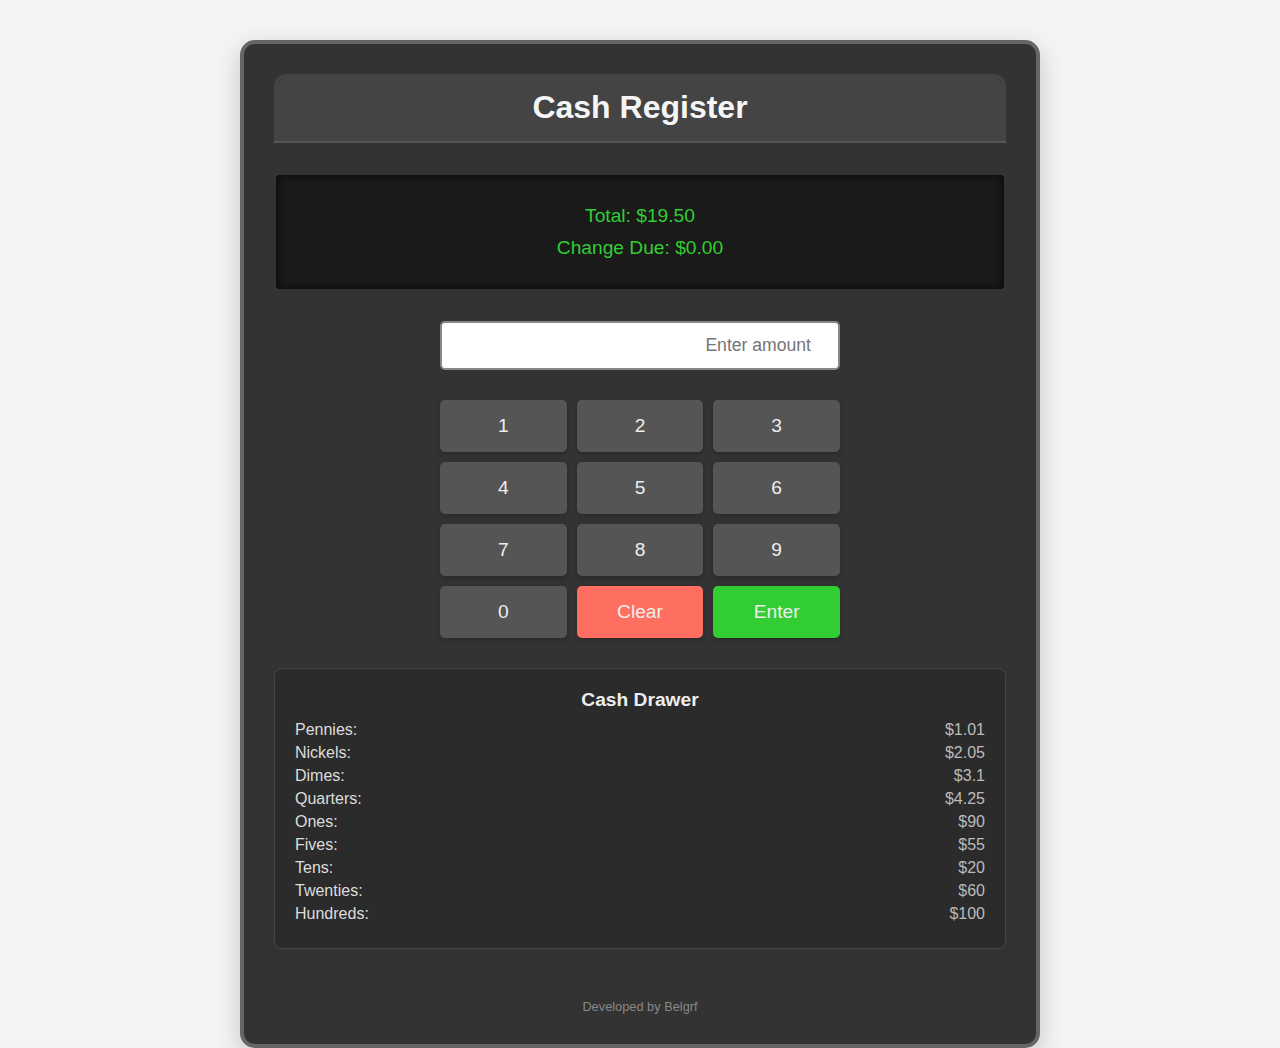
<file: JavaScript Algorithms and Data Structures (Beta) Projects/Cash Register/index.html>
<!DOCTYPE html>
<html lang="en">
  <head>
    <meta charset="UTF-8">
    <meta name="viewport" content="width=device-width, initial-scale=1.0">
    <title>Cash Register</title>
    <link rel="stylesheet" href="styles.css">
  </head>
  <body>
    <main class="register-container">
      <!-- Header with Title -->
      <header class="register-header">
        <h1>Cash Register</h1>
      </header>

      <!-- Display screen for price and change -->
      <section class="display-screen">
        <p id="price-screen" class="price-screen">Total: $3.26</p>
        <div id="change-due" class="change-due">Change Due: $0.00</div>
      </section>

      <!-- Input area for cash entry and action button -->
      <section class="input-area">
        <input id="cash" type="number" placeholder="Enter amount" step="0.01" min="0">
      </section>

      <!-- Keypad for numerical input -->
      <section class="keypad">
        <button class="key" type="button" value="1">1</button>
        <button class="key" type="button" value="2">2</button>
        <button class="key" type="button" value="3">3</button>
        <button class="key" type="button" value="4">4</button>
        <button class="key" type="button" value="5">5</button>
        <button class="key" type="button" value="6">6</button>
        <button class="key" type="button" value="7">7</button>
        <button class="key" type="button" value="8">8</button>
        <button class="key" type="button" value="9">9</button>
        <button class="key" type="button" value="0">0</button>
        <button class="key clear" type="button">Clear</button>
        <button class="key enter" type="button" id="purchase-btn">Enter</button>
      </section>

      <!-- Cash drawer display -->
      <section class="cash-drawer">
        <h2>Cash Drawer</h2>
        <ul class="cash-list">
          <li>Pennies: <span id="penny-amount"></span></li>
          <li>Nickels: <span id="nickel-amount"></span></li>
          <li>Dimes: <span id="dime-amount"></span></li>
          <li>Quarters: <span id="quarter-amount"></span></li>
          <li>Ones: <span id="one-amount"></span></li>
          <li>Fives: <span id="five-amount"></span></li>
          <li>Tens: <span id="ten-amount"></span></li>
          <li>Twenties: <span id="twenty-amount"></span></li>
          <li>Hundreds: <span id="one hundred-amount"></span></li>
        </ul>
      </section>

      <!-- Footer -->
      <footer class="register-footer">
        <p>Developed by Belgrf</p>
      </footer>
    </main>
    <script src="script.js"></script>
  </body>
</html>
</file>
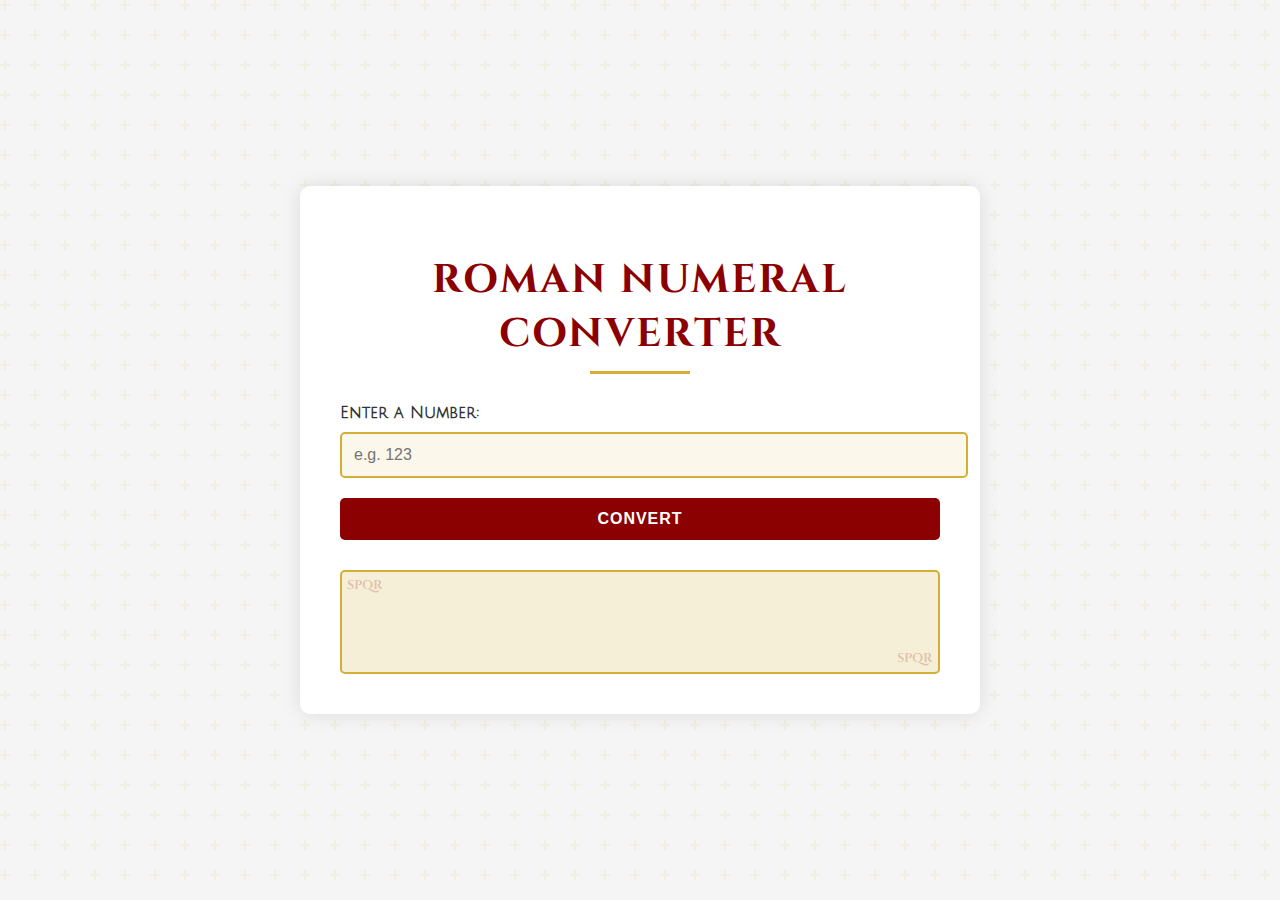
<file: JavaScript Algorithms and Data Structures (Beta) Projects/Roman Numeral Converter/index.html>
<!DOCTYPE html>
<html lang="en">
  <head>
    <meta charset="UTF-8">
    <meta name="viewport" content="width=device-width, initial-scale=1.0">
    <title>Roman Numeral Converter</title>
    <link rel="stylesheet" href="styles.css">
  </head>
  <body>
    <main class="container">
      <h1 class="title">Roman Numeral Converter</h1>
      <form class="converter-form">
        <fieldset class="input-group">
          <label for="number" class="input-label">Enter a Number:</label>
          <input id="number" class="input-field" type="number" placeholder="e.g. 123" />
          <button id="convert-btn" class="convert-button" type="button">Convert</button>
        </fieldset>
      </form>
      <div id="output" class="output-display"></div>
    </main>
    <script src="script.js"></script>
  </body>
</html>
</file>
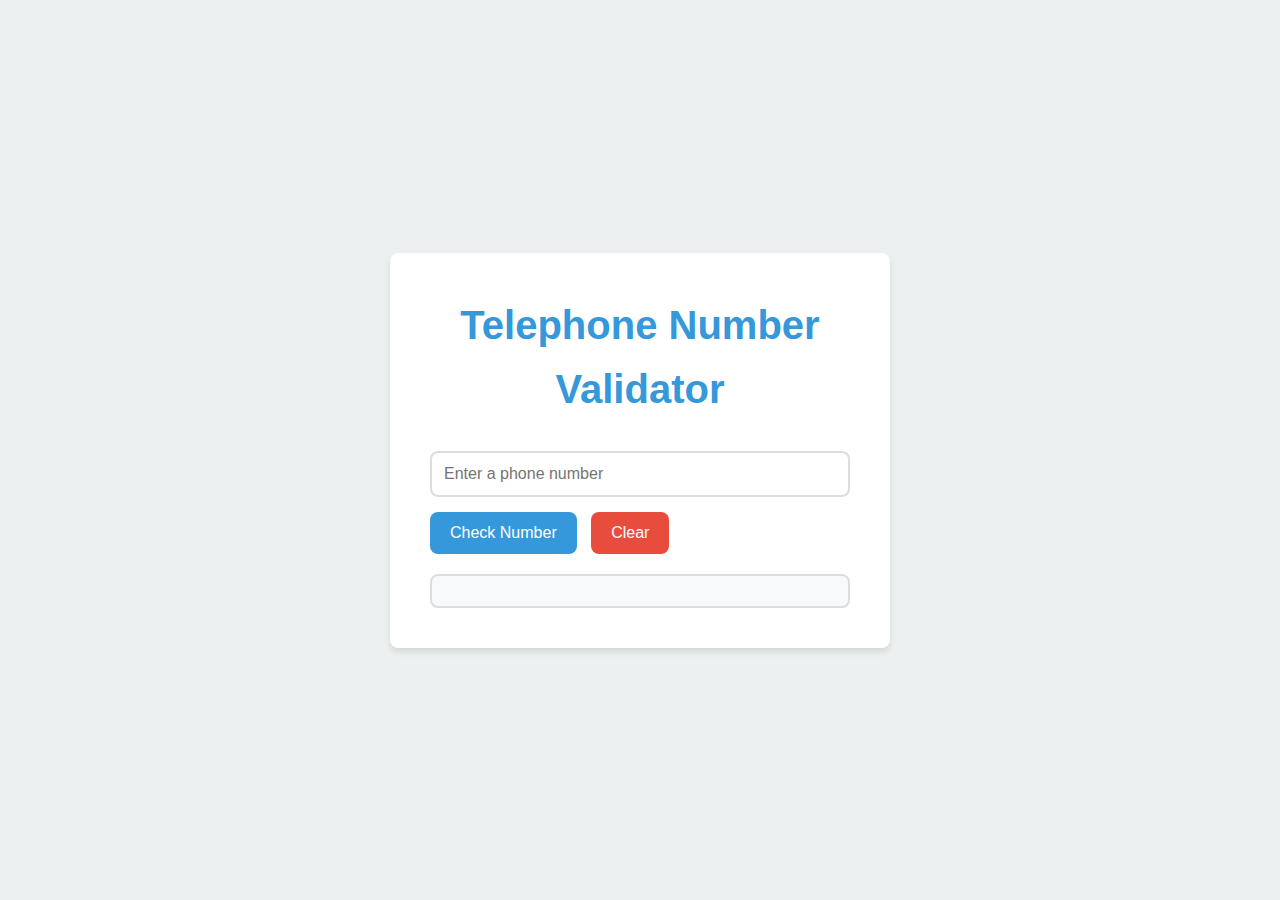
<file: JavaScript Algorithms and Data Structures (Beta) Projects/Telephone Number Validator/index.html>
<!DOCTYPE html>
<html lang="en">
<head>
    <meta charset="UTF-8">
    <meta name="viewport" content="width=device-width, initial-scale=1.0">
    <title>Telephone Number Validator</title>
    <link rel="stylesheet" href="styles.css">
</head>
<body>
    <main class="container">
        <h1 class="title">Telephone Number Validator</h1>
        <form class="validator-form">
          <fieldset class="input-group">
            <input type="text" id="user-input" class="input-field" placeholder="Enter a phone number">
            <button id="check-btn" class="btn btn-primary">Check Number</button>
            <button id="clear-btn" class="btn btn-secondary">Clear</button>
          </fieldset>  
        </form>
        <div id="results-div" class="results"></div>
    </main>
    <script src="script.js"></script>
</body>
</html>
</file>
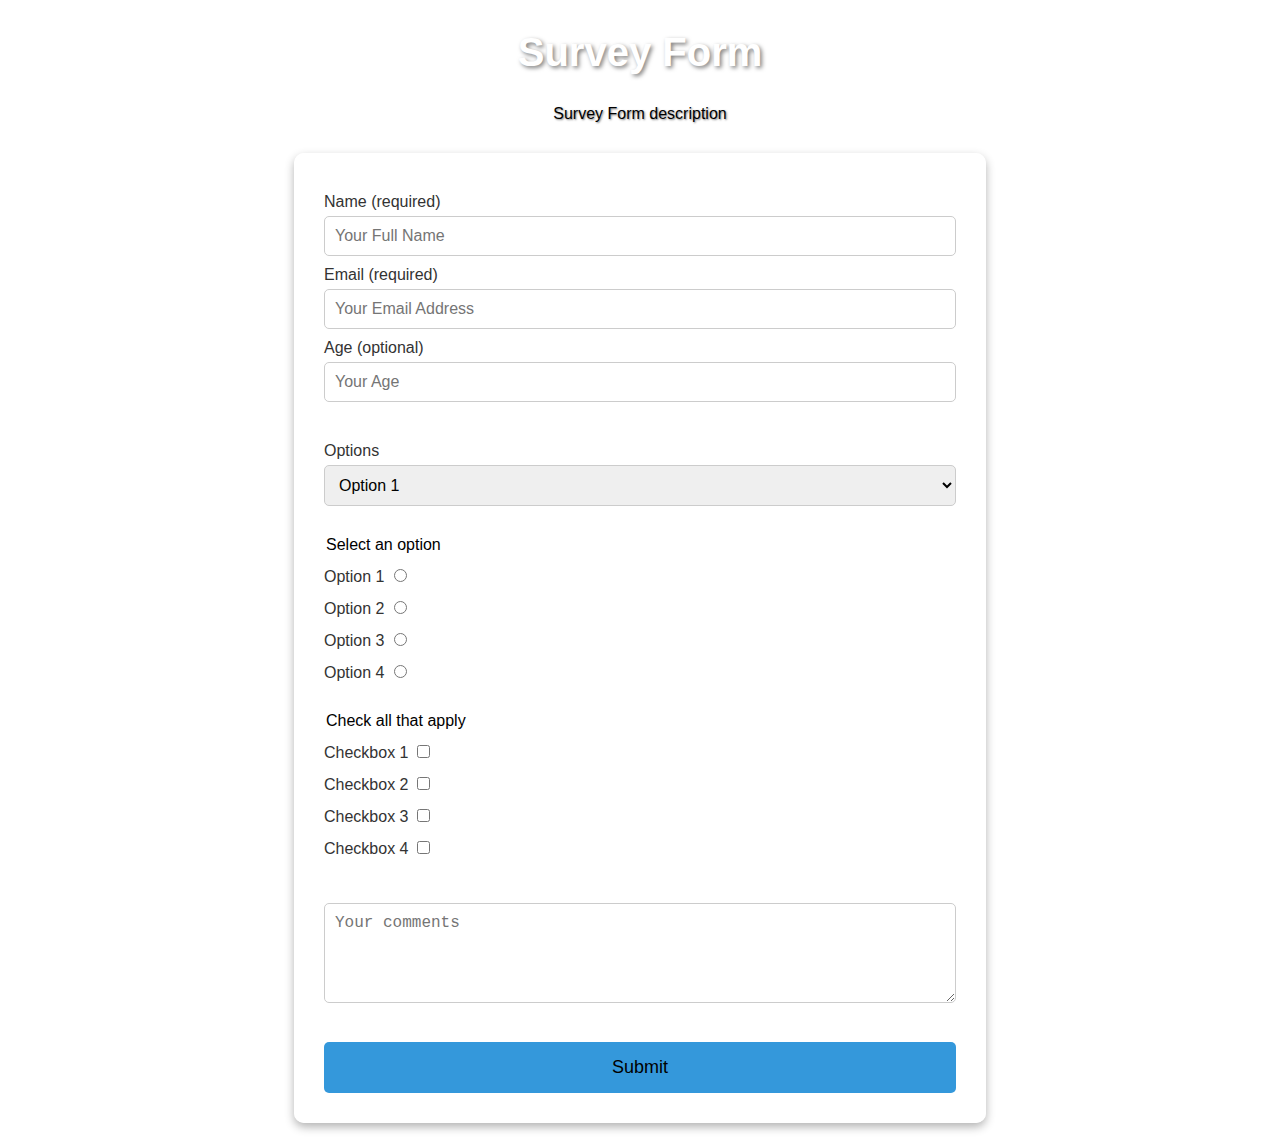
<file: Responsive Web Design Projects/Survey Form/index.html>
<!DOCTYPE html>
<html lang="en">
<head>
  <meta charset="UTF-8">
  <title>Survey Form</title>
  <link rel="stylesheet" href="styles.css" />
</head>
<body>
  <h1 id="title">Survey Form</h1>
  <p id="description">Survey Form description</p>
  <form id="survey-form" action="">
    <fieldset>
      <label for="name" id="name-label">Name (required)
        <input type="text" id="name" placeholder="Your Full Name" required>
      </label>
      <label for="email" id="email-label">Email (required)
        <input type="email" id="email" placeholder="Your Email Address" required>
      </label>
      <label for="number" id="number-label">Age (optional)
        <input type="number" id="number" min="13" max="120" placeholder="Your Age">
      </label>
    </fieldset>
    <fieldset>
      <label for="dropdown">Options
        <select id="dropdown">
          <option>Option 1</option>
          <option>Option 2</option>
          <option>Option 3</option>
          <option>Option 4</option>
        </select>
      </label>
    </fieldset>
    <fieldset>
      <legend>Select an option</legend>
      <label>Option 1
        <input type="radio" name="radio" value="radio1">
      </label>
      <label>Option 2
        <input type="radio" name="radio" value="radio2">
      </label>
      <label>Option 3
        <input type="radio" name="radio" value="radio3">
      </label>
      <label>Option 4
        <input type="radio" name="radio" value="radio4">
      </label>
    </fieldset>
    <fieldset>
      <legend>Check all that apply</legend>
      <label>Checkbox 1
        <input type="checkbox" value="checkbox1">
      </label>
      <label>Checkbox 2
        <input type="checkbox" value="checkbox2">
      </label>
      <label>Checkbox 3
        <input type="checkbox" value="checkbox3">
      </label>
      <label>Checkbox 4
        <input type="checkbox" value="checkbox4">
      </label>
    </fieldset>
    <fieldset>
      <label>
        <textarea placeholder="Your comments"></textarea>
      </label>
    </fieldset>
    <input type="submit" id="submit" value="Submit">
  </form>
</body>
</html>
</file>
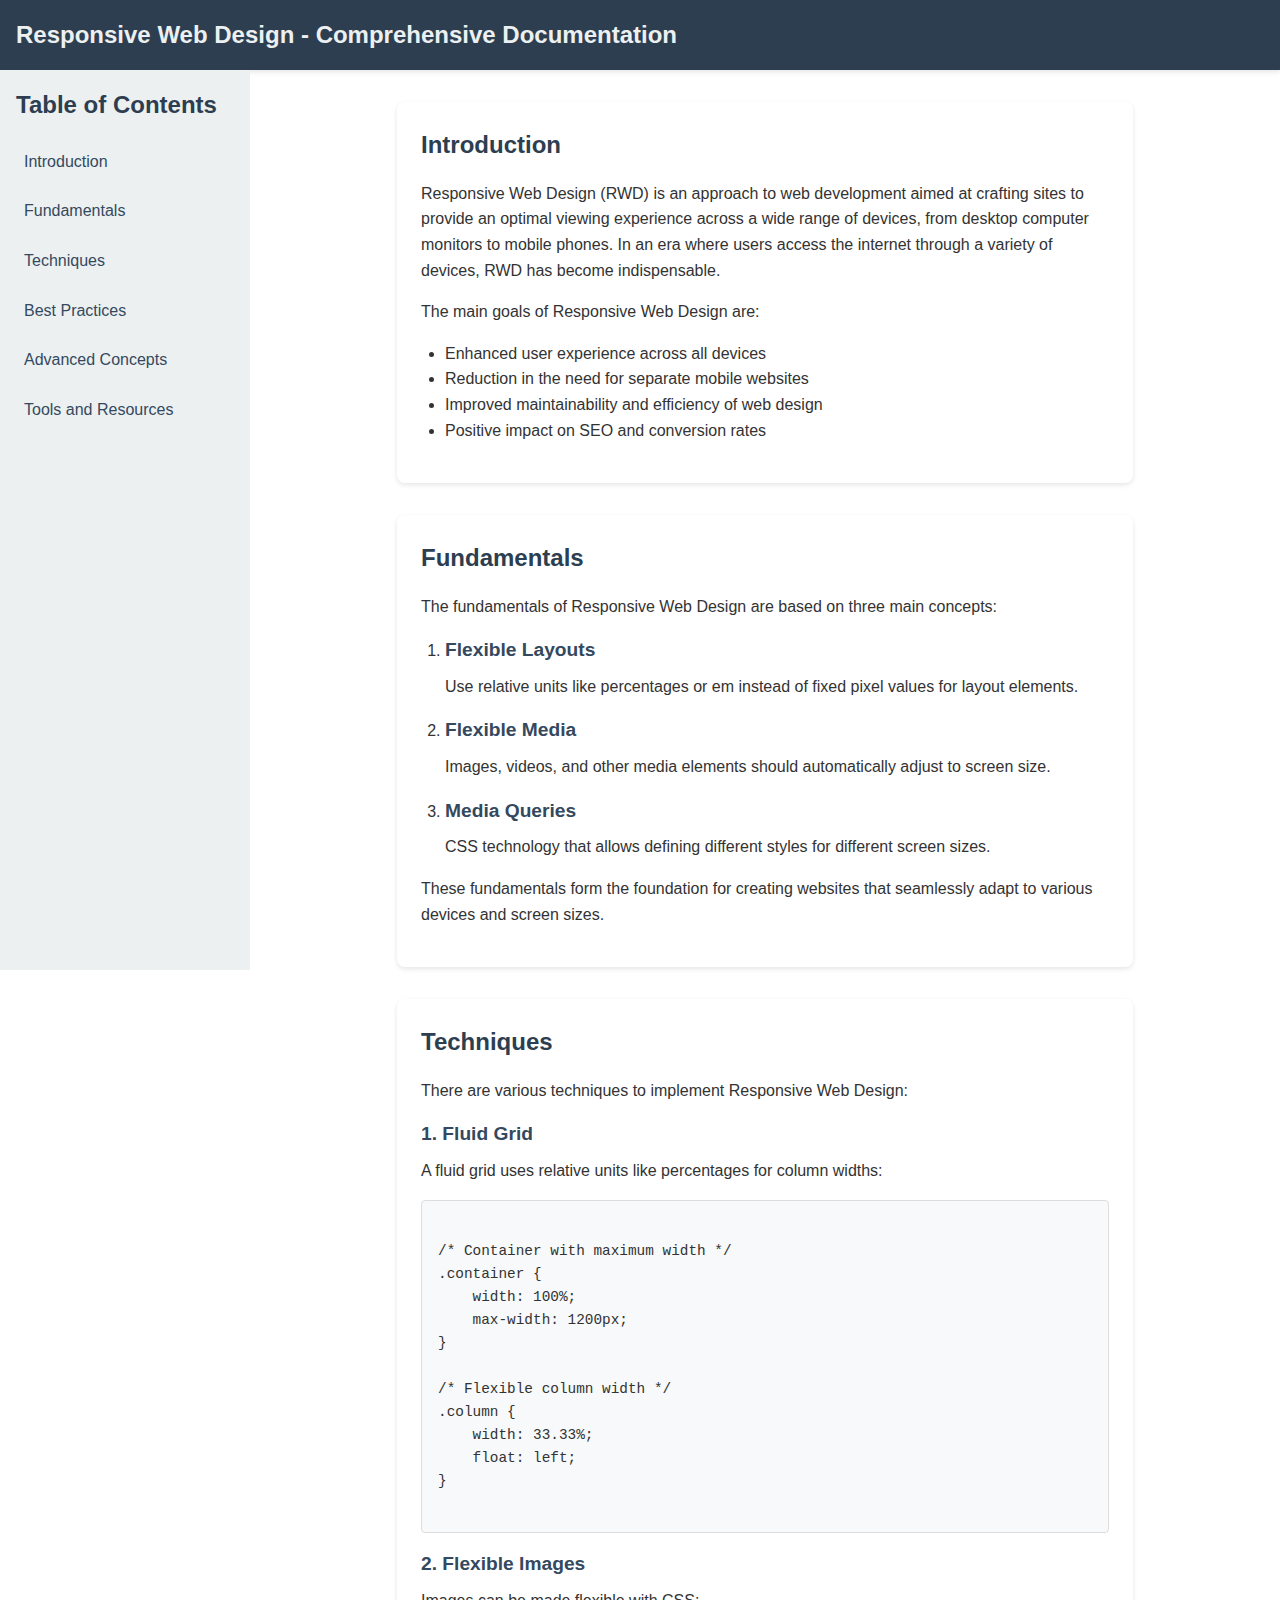
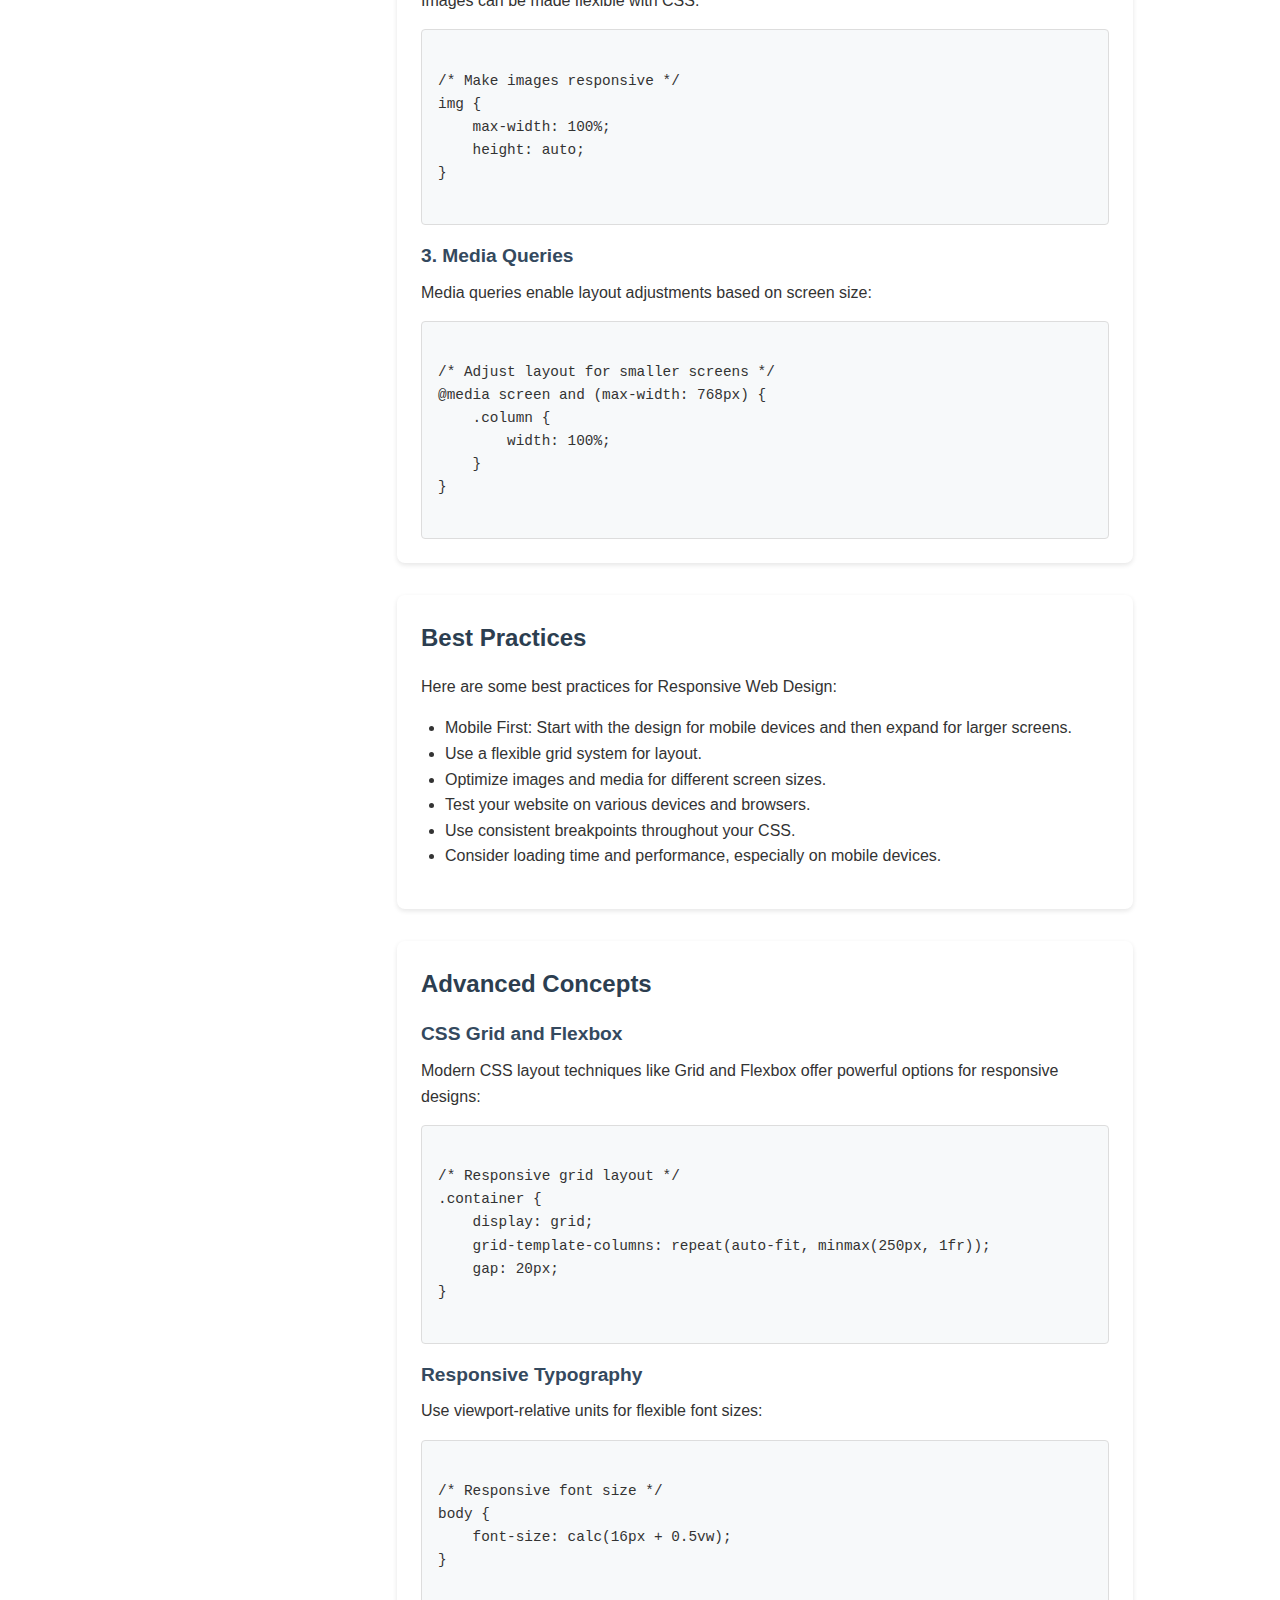
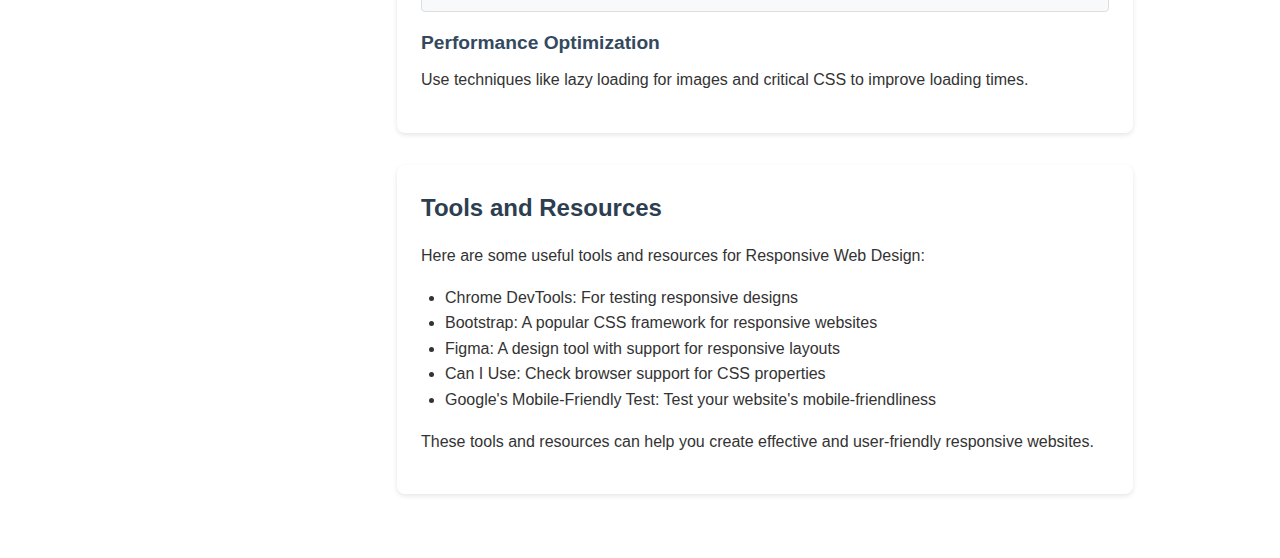
<file: Responsive Web Design Projects/Technical Documentation Page/index.html>
<!DOCTYPE html>
<html lang="en">
    <head>
        <!-- Define the character encoding for the document -->
        <meta charset="UTF-8">
        
        <!-- Link to an external CSS file that contains styling rules for the page -->
        <link rel="stylesheet" href="styles.css">
        
        <!-- Viewport meta tag to control the layout on mobile browsers -->
        <meta name="viewport" content="width=device-width, initial-scale=1.0">
        
        <!-- The title of the web page displayed in the browser tab -->
        <title>Responsive Web Design - Comprehensive Documentation</title>
        
        <!-- Meta description providing a summary of the page content for search engines -->
        <meta name="description" content="A detailed documentation on Responsive Web Design techniques, fundamentals, best practices, and advanced concepts for modern web developers">
    </head>
    <body>

        <!-- Main header section of the page -->
        <header class="header_top">
            <h1>Responsive Web Design - Comprehensive Documentation</h1>
        </header>
        
        <!-- Main container that holds the sidebar and main content area -->
        <div class="main-container">
        
            <!-- Sidebar section for navigation links -->
            <aside>
                <nav id="navbar" aria-label="Main Navigation">
                    <header>
                        <h2>Table of Contents</h2>
                    </header>
                    <!-- List of navigation links to different sections of the documentation -->
                    <ul>
                        <li><a href="#Introduction" class="nav-link">Introduction</a></li>
                        <li><a href="#Fundamentals" class="nav-link">Fundamentals</a></li>
                        <li><a href="#Techniques" class="nav-link">Techniques</a></li>
                        <li><a href="#Best_Practices" class="nav-link">Best Practices</a></li>
                        <li><a href="#Advanced_Concepts" class="nav-link">Advanced Concepts</a></li>
                        <li><a href="#Tools_and_Resources" class="nav-link">Tools and Resources</a></li>
                    </ul>
                </nav>
            </aside>
            
            <!-- Main content area where different sections of the documentation are displayed -->
            <main id="main-doc">
            
                <!-- Introduction section of the documentation -->
                <section class="main-section" id="Introduction" aria-labelledby="introduction-header">
                    <header>
                        <h2 id="introduction-header">Introduction</h2>
                    </header>
                    <p>Responsive Web Design (RWD) is an approach to web development aimed at crafting sites to provide an optimal viewing experience across a wide range of devices, from desktop computer monitors to mobile phones. In an era where users access the internet through a variety of devices, RWD has become indispensable.</p>
                    <p>The main goals of Responsive Web Design are:</p>
                    <ul>
                        <li>Enhanced user experience across all devices</li>
                        <li>Reduction in the need for separate mobile websites</li>
                        <li>Improved maintainability and efficiency of web design</li>
                        <li>Positive impact on SEO and conversion rates</li>
                    </ul>
                </section>
                
                <!-- Fundamentals section explaining basic concepts of Responsive Web Design -->
                <section class="main-section" id="Fundamentals" aria-labelledby="fundamentals-header">
                    <header>
                        <h2 id="fundamentals-header">Fundamentals</h2>
                    </header>
                    <p>The fundamentals of Responsive Web Design are based on three main concepts:</p>
                    <ol>
                        <li>
                            <h3>Flexible Layouts</h3>
                            <p>Use relative units like percentages or em instead of fixed pixel values for layout elements.</p>
                        </li>
                        <li>
                            <h3>Flexible Media</h3>
                            <p>Images, videos, and other media elements should automatically adjust to screen size.</p>
                        </li>
                        <li>
                            <h3>Media Queries</h3>
                            <p>CSS technology that allows defining different styles for different screen sizes.</p>
                        </li>
                    </ol>
                    <p>These fundamentals form the foundation for creating websites that seamlessly adapt to various devices and screen sizes.</p>
                </section>
                
                <!-- Techniques section showcasing various methods to implement Responsive Web Design -->
                <section class="main-section" id="Techniques" aria-labelledby="techniques-header">
                    <header>
                        <h2 id="techniques-header">Techniques</h2>
                    </header>
                    <p>There are various techniques to implement Responsive Web Design:</p>
                    <h3>1. Fluid Grid</h3>
                    <p>A fluid grid uses relative units like percentages for column widths:</p>
                    <pre><code>
/* Container with maximum width */
.container {
    width: 100%;
    max-width: 1200px;
}

/* Flexible column width */
.column {
    width: 33.33%;
    float: left;
}
                  </code></pre>
                    <h3>2. Flexible Images</h3>
                    <p>Images can be made flexible with CSS:</p>
                    <pre><code>
/* Make images responsive */
img {
    max-width: 100%;
    height: auto;
}
                  </code></pre>
                    <h3>3. Media Queries</h3>
                    <p>Media queries enable layout adjustments based on screen size:</p>
                    <pre><code>
/* Adjust layout for smaller screens */
@media screen and (max-width: 768px) {
    .column {
        width: 100%;
    }
}
                  </code></pre>
                </section>
                
                <!-- Best Practices section highlighting key recommendations for Responsive Web Design -->
                <section class="main-section" id="Best_Practices" aria-labelledby="best-practices-header">
                    <header>
                        <h2 id="best-practices-header">Best Practices</h2>
                    </header>
                    <p>Here are some best practices for Responsive Web Design:</p>
                    <ul>
                        <li>Mobile First: Start with the design for mobile devices and then expand for larger screens.</li>
                        <li>Use a flexible grid system for layout.</li>
                        <li>Optimize images and media for different screen sizes.</li>
                        <li>Test your website on various devices and browsers.</li>
                        <li>Use consistent breakpoints throughout your CSS.</li>
                        <li>Consider loading time and performance, especially on mobile devices.</li>
                    </ul>
                </section>
                
                <!-- Advanced Concepts section covering more sophisticated aspects of Responsive Web Design -->
                <section class="main-section" id="Advanced_Concepts" aria-labelledby="advanced-concepts-header">
                    <header>
                        <h2 id="advanced-concepts-header">Advanced Concepts</h2>
                    </header>
                    <h3>CSS Grid and Flexbox</h3>
                    <p>Modern CSS layout techniques like Grid and Flexbox offer powerful options for responsive designs:</p>
                    <pre><code>
/* Responsive grid layout */
.container {
    display: grid;
    grid-template-columns: repeat(auto-fit, minmax(250px, 1fr));
    gap: 20px;
}
                  </code></pre>
                    <h3>Responsive Typography</h3>
                    <p>Use viewport-relative units for flexible font sizes:</p>
                    <pre><code>
/* Responsive font size */
body {
    font-size: calc(16px + 0.5vw);
}
                  </code></pre>
                    <h3>Performance Optimization</h3>
                    <p>Use techniques like lazy loading for images and critical CSS to improve loading times.</p>
                </section>
                
                <!-- Tools and Resources section listing helpful tools for Responsive Web Design -->
                <section class="main-section" id="Tools_and_Resources" aria-labelledby="tools-resources-header">
                    <header>
                        <h2 id="tools-resources-header">Tools and Resources</h2>
                    </header>
                    <p>Here are some useful tools and resources for Responsive Web Design:</p>
                    <ul>
                        <li>Chrome DevTools: For testing responsive designs</li>
                        <li>Bootstrap: A popular CSS framework for responsive websites</li>
                        <li>Figma: A design tool with support for responsive layouts</li>
                        <li>Can I Use: Check browser support for CSS properties</li>
                        <li>Google's Mobile-Friendly Test: Test your website's mobile-friendliness</li>
                    </ul>
                    <p>These tools and resources can help you create effective and user-friendly responsive websites.</p>
                </section>
                
            </main>
        </div>
    </body>
</html>
</file>
<file: JavaScript Algorithms and Data Structures (Beta) Projects/Roman Numeral Converter/styles.css>
@import url('https://fonts.googleapis.com/css2?family=Cinzel:wght@400;700&family=Julius+Sans+One&display=swap');

:root {
  --primary-color: #D4AF37;
  --secondary-color: #8B0000;
  --background-color: #F5F5F5;
  --text-color: #333;
}

body {
  font-family: 'Julius Sans One', sans-serif;
  background-color: var(--background-color);
  background-image: url("data:image/svg+xml,%3Csvg width='60' height='60' viewBox='0 0 60 60' xmlns='http://www.w3.org/2000/svg'%3E%3Cg fill='none' fill-rule='evenodd'%3E%3Cg fill='%23d4af37' fill-opacity='0.1'%3E%3Cpath d='M36 34v-4h-2v4h-4v2h4v4h2v-4h4v-2h-4zm0-30V0h-2v4h-4v2h4v4h2V6h4V4h-4zM6 34v-4H4v4H0v2h4v4h2v-4h4v-2H6zM6 4V0H4v4H0v2h4v4h2V6h4V4H6z'/%3E%3C/g%3E%3C/g%3E%3C/svg%3E");
  margin: 0;
  padding: 0;
  display: flex;
  justify-content: center;
  align-items: center;
  min-height: 100vh;
}

.container {
  background-color: #FFF;
  border-radius: 10px;
  box-shadow: 0 0 20px rgba(0, 0, 0, 0.1);
  padding: 40px;
  width: 80%;
  max-width: 600px;
  position: relative;
  overflow: hidden;
}

.container::before {
  left: 0;
}

.container::after {
  right: 0;
}

.title {
  font-family: 'Cinzel', serif;
  color: var(--secondary-color);
  text-align: center;
  font-size: 2.5rem;
  margin-bottom: 30px;
  text-transform: uppercase;
  letter-spacing: 2px;
  position: relative;
}

.title::after {
  content: '';
  display: block;
  width: 100px;
  height: 3px;
  background-color: var(--primary-color);
  margin: 10px auto;
}

.converter-form {
  margin-bottom: 30px;
}

.input-group {
  border: none;
  padding: 0;
  margin: 0;
}

.input-label {
  display: block;
  margin-bottom: 10px;
  font-weight: bold;
  color: var(--text-color);
}

.input-field {
  width: 100%;
  padding: 12px;
  border: 2px solid var(--primary-color);
  border-radius: 5px;
  font-size: 1rem;
  margin-bottom: 20px;
  background-color: rgba(212, 175, 55, 0.1);
  color: var(--text-color);
}

.convert-button {
  display: block;
  width: 100%;
  padding: 12px;
  background-color: var(--secondary-color);
  color: #FFF;
  border: none;
  border-radius: 5px;
  font-size: 1rem;
  cursor: pointer;
  transition: background-color 0.3s ease;
  text-transform: uppercase;
  letter-spacing: 1px;
  font-weight: bold;
}

.convert-button:hover {
  background-color: #6B0000;
}

.output-display {
  background-color: rgba(212, 175, 55, 0.2);
  border: 2px solid var(--primary-color);
  border-radius: 5px;
  padding: 20px;
  font-size: 1.5rem;
  text-align: center;
  min-height: 60px;
  display: flex;
  justify-content: center;
  align-items: center;
  font-family: 'Cinzel', serif;
  color: var(--secondary-color);
  position: relative;
  overflow: hidden;
}

.output-display::before,
.output-display::after {
  content: 'SPQR';
  position: absolute;
  font-size: 0.8rem;
  color: rgba(139, 0, 0, 0.2);
  font-weight: bold;
}

.output-display::before {
  top: 5px;
  left: 5px;
}

.output-display::after {
  bottom: 5px;
  right: 5px;
}

@media (max-width: 600px) {
  .container {
    width: 90%;
    padding: 20px;
  }

  .title {
    font-size: 2rem;
  }
}
</file>
<file: JavaScript Algorithms and Data Structures (Beta) Projects/Telephone Number Validator/styles.css>
/* Global Styles */
:root {
    --primary-color: #3498db;
    --secondary-color: #e74c3c;
    --background-color: #ecf0f1;
    --text-color: #2c3e50;
    --border-radius: 8px;
    --box-shadow: 0 4px 6px rgba(0, 0, 0, 0.1);
}

* {
    margin: 0;
    padding: 0;
    box-sizing: border-box;
}

body {
    font-family: 'Arial', sans-serif;
    background-color: var(--background-color);
    color: var(--text-color);
    line-height: 1.6;
    display: flex;
    justify-content: center;
    align-items: center;
    min-height: 100vh;
    padding: 20px;
}

.container {
    background-color: #ffffff;
    border-radius: var(--border-radius);
    box-shadow: var(--box-shadow);
    padding: 40px;
    width: 100%;
    max-width: 500px;
}

.title {
    text-align: center;
    margin-bottom: 30px;
    color: var(--primary-color);
    font-size: 2.5rem;
}

.validator-form {
    margin-bottom: 20px;
}

.input-group {
    border: none;
    padding: 0;
    margin: 0;
}

.input-field {
    width: 100%;
    padding: 12px;
    margin-bottom: 15px;
    border: 2px solid #ddd;
    border-radius: var(--border-radius);
    font-size: 1rem;
    transition: border-color 0.3s ease;
}

.input-field:focus {
    outline: none;
    border-color: var(--primary-color);
}

.btn {
    display: inline-block;
    padding: 12px 20px;
    border: none;
    border-radius: var(--border-radius);
    font-size: 1rem;
    cursor: pointer;
    transition: background-color 0.3s ease, transform 0.1s ease;
}

.btn:active {
    transform: translateY(1px);
}

.btn-primary {
    background-color: var(--primary-color);
    color: #ffffff;
    margin-right: 10px;
}

.btn-primary:hover {
    background-color: #2980b9;
}

.btn-secondary {
    background-color: var(--secondary-color);
    color: #ffffff;
}

.btn-secondary:hover {
    background-color: #c0392b;
}

.results {
    margin-top: 20px;
    padding: 15px;
    border-radius: var(--border-radius);
    background-color: #f8f9fa;
    border: 2px solid #ddd;
    font-size: 1.1rem;
    text-align: center;
}

/* Responsive Design */
@media (max-width: 480px) {
    .container {
        padding: 20px;
    }

    .title {
        font-size: 2rem;
    }

    .btn {
        width: 100%;
        margin-bottom: 10px;
    }

    .btn-primary {
        margin-right: 0;
    }
}
</file>
<file: Responsive Web Design Projects/Survey Form/styles.css>
/* Basiseinstellungen für die gesamte Seite */
body {
    font-family: Arial, sans-serif; /* Schriftart für den gesamten Text */
    font-size: 20px; /* Standard-Schriftgröße */
    background: url("https://t3.ftcdn.net/jpg/03/77/88/68/240_F_377886851_hI2H8EvnFNZgCBzxj6jHtELjz1aORtTz.jpg") no-repeat center center fixed; /* Hintergrundbild, das nicht scrollt */
    background-size: cover; /* Bild wird skaliert, um den gesamten Hintergrund abzudecken */
  }
  
  /* Überschrift-Styling */
  h1 {
    color: #fff; /* Weiße Schriftfarbe */
    margin: 30px 0 0 0; /* Obere Außenabstand von 30px, andere Seiten 0 */
    text-align: center; /* Zentrierter Text */
    text-shadow: 2px 2px 4px rgba(0, 0, 0, 0.5); /* Schatteneffekt für bessere Lesbarkeit */
  }
  
  /* Absatz-Styling */
  p {
    text-align: center; /* Zentrierter Text */
    margin: 30px 0; /* Vertikaler Außenabstand von 30px */
    font-size: 16px; /* Schriftgröße */
    text-shadow: 1px 1px 2px rgba(0, 0, 0, 0.5); /* Schatteneffekt für bessere Lesbarkeit */
  }
  
  /* Formular-Styling */
  form {
    background: rgba(255, 255, 255, 0.85); /* Halbtransparenter weißer Hintergrund */
    box-shadow: 0 4px 10px rgba(0, 0, 0, 0.3); /* Schatteneffekt um das Formular */
    width: 50%; /* Breite des Formulars beträgt 50% des Eltern-Containers */
    padding: 30px; /* Innenabstand von 30px */
    border-radius: 10px; /* Abgerundete Ecken */
    margin: 25px auto; /* Vertikaler Außenabstand von 25px, zentriert horizontal */
  }
  
  /* Fieldset-Styling */
  fieldset {
    border: none; /* Keine Rahmenlinie */
    margin: 0 0 20px; /* Nur unterer Außenabstand von 20px */
    padding: 0; /* Kein Innenabstand */
  }
  
  /* Label-Styling */
  label {
    display: block; /* Block-Element für die Labels */
    margin: 10px 0; /* Vertikaler Außenabstand von 10px */
    font-size: 16px; /* Schriftgröße */
    color: #333; /* Dunkelgraue Schriftfarbe */
  }
  
  legend {
    margin: -3;
    font-size: 16px
  }
  
  /* Styling für Eingabefelder, Textbereiche und Dropdown-Menüs */
  input,
  textarea,
  select {
    width: 100%; /* Volle Breite des Eltern-Containers */
    padding: 10px; /* Innenabstand von 10px */
    margin-top: 5px; /* Oberer Außenabstand von 5px */
    border: 1px solid #ccc; /* Hellgrauer Rahmen */
    border-radius: 5px; /* Abgerundete Ecken */
    font-size: 16px; /* Schriftgröße */
    box-sizing: border-box; /* Box-Sizing Border-Box: Padding und Border werden in die Gesamtbreite eingerechnet */
  }
  
  /* Spezielles Styling für Radio-Buttons und Checkboxen */
  input[type="radio"],
  input[type="checkbox"] {
    width: auto; /* Automatische Breite */
    margin-right: 10px; /* Rechter Außenabstand von 10px */
  }
  
  /* Styling für Textbereiche (textarea) */
  textarea {
    min-height: 100px; /* Mindesthöhe von 100px */
    resize: vertical; /* Benutzer kann die Höhe ändern, aber nicht die Breite */
  }
  
  /* Styling für den Senden-Button */
  input[type="submit"] {
    background-color: #3498DB; /* Blaue Hintergrundfarbe */
    color: black; /* Schwarze Schriftfarbe */
    padding: 15px 20px; /* Innenabstand: 15px oben/unten, 20px links/rechts */
    border: none; /* Kein Rahmen */
    border-radius: 5px; /* Abgerundete Ecken */
    cursor: pointer; /* Zeigt den Zeiger als Mauszeiger */
    font-size: 18px; /* Schriftgröße */
    width: 100%; /* Volle Breite des Eltern-Containers */
  }
</file>
<file: Responsive Web Design Projects/Technical Documentation Page/styles.css>
/* General styles for all elements */
* {
    margin: 0;
    padding: 0;
    box-sizing: border-box; /* Ensures padding and border are included in element's total width and height */
}

/* Basic styling for the body element */
body {
    font-family: Arial, sans-serif; /* Sets the default font family */
    line-height: 1.6; /* Improves readability by adjusting line spacing */
    color: #333; /* Sets a dark gray color for the text */
}

/* Styling for the skip link to improve accessibility */

.skip-link:focus {
    top: 0; /* Moves the link into view when focused */
}

/* Styles for the main container holding the sidebar and content */
.main-container {
    display: flex;
    flex-direction: column; /* Stacks sidebar and main content vertically on mobile */
}

/* Header styling */
.header_top {
    background-color: #2c3e50; /* Dark blue background color */
    color: #ecf0f1; /* Light gray text color */
    padding: 1rem; /* Adds padding inside the header */
    box-shadow: 0 2px 5px rgba(0,0,0,0.1); /* Adds a subtle shadow for depth */
}

.header_top h1 {
    font-size: 1.2rem; /* Sets a smaller font size for mobile */
}

/* Navigation bar styling */
#navbar {
    background-color: #ecf0f1; /* Light gray background color */
    padding: 1rem; /* Adds padding inside the navigation bar */
    overflow-x: auto; /* Allows horizontal scrolling if content overflows */
}

#navbar h2 {
    margin-bottom: 1rem; /* Adds space below the heading */
    color: #2c3e50; /* Dark blue color for the heading */
}

#navbar ul {
    list-style: none; /* Removes default list styling */
    display: flex; /* Uses flexbox for layout */
    flex-wrap: wrap; /* Allows navigation items to wrap onto multiple lines on smaller screens */
}

#navbar ul li {
    margin-right: 1rem; /* Adds space between navigation items */
    margin-bottom: 0.5rem; /* Adds space below each navigation item */
}

.nav-link {
    text-decoration: none; /* Removes underline from links */
    color: #34495e; /* Dark gray color for the links */
    display: block; /* Ensures links take up full width */
    padding: 0.5rem; /* Adds padding around the link text */
    border-radius: 4px; /* Rounds the corners of the link background */
    transition: background-color 0.3s ease; /* Smooth background color transition on hover */
    white-space: nowrap; /* Prevents text from wrapping to the next line */
}

.nav-link:hover,
.nav-link:focus {
    background-color: #bdc3c7; /* Light gray background color on hover/focus */
    outline: none; /* Removes the default focus outline */
}

/* Styles for the main content area */
#main-doc {
    padding: 1rem; /* Adds padding inside the main content area */
    max-width: 100%; /* Ensures the content does not exceed the container width */
}

/* Styling for individual sections within the main content area */
.main-section {
    margin-bottom: 2rem; /* Adds space below each section */
    background-color: #fff; /* White background color for the section */
    padding: 1rem; /* Adds padding inside the section */
    border-radius: 8px; /* Rounds the corners of the section */
    box-shadow: 0 2px 5px rgba(0,0,0,0.1); /* Adds a subtle shadow for depth */
}

.main-section h2 {
    margin-bottom: 1rem; /* Adds space below section headings */
    color: #2c3e50; /* Dark blue color for headings */
    font-size: 1.5rem; /* Larger font size for section headings */
}

.main-section h3 {
    margin-top: 1rem; /* Adds space above subsection headings */
    margin-bottom: 0.5rem; /* Adds space below subsection headings */
    color: #34495e; /* Dark gray color for subsection headings */
    font-size: 1.2rem; /* Slightly larger font size for subsection headings */
}

.main-section p,
.main-section ul,
.main-section ol {
    margin-bottom: 1rem; /* Adds space below paragraphs and lists */
}

.main-section ul,
.main-section ol {
    padding-left: 1.5rem; /* Adds padding to the left of lists for indentation */
}

/* Styling for code blocks */
pre {
    background-color: #f7f9fa; /* Light gray background for code blocks */
    border: 1px solid #ddd; /* Light gray border around code blocks */
    border-radius: 4px; /* Rounds the corners of the code block */
    padding: 1rem; /* Adds padding inside the code block */
    overflow-x: auto; /* Allows horizontal scrolling for long lines of code */
    max-width: 100%; /* Ensures the code block does not exceed the container width */
}

code {
    font-family: 'Courier New', Courier, monospace; /* Monospaced font for code text */
    font-size: 0.9rem; /* Slightly smaller font size for code text */
    white-space: pre-wrap; /* Preserves whitespace and allows wrapping */
    word-break: break-word; /* Breaks long words to prevent overflow */
}

/* Media query for larger screens to adjust layout */
@media (min-width: 768px) {
    .main-container {
        flex-direction: row; /* Arranges sidebar and content side-by-side on larger screens */
    }

    #navbar {
        width: 250px; /* Fixed width for the sidebar */
        height: 100vh; /* Full viewport height for the sidebar */
        position: sticky; /* Keeps the sidebar fixed in place during scrolling */
        top: 0; /* Positions the sidebar at the top of the viewport */
    }

    #navbar ul {
        flex-direction: column; /* Stacks navigation items vertically on larger screens */
    }

    #main-doc {
        flex-grow: 1; /* Allows the main content area to take up remaining space */
        padding: 2rem; /* Increases padding inside the main content area */
        max-width: 800px; /* Limits the width of the main content area */
        margin: 0 auto; /* Centers the main content area horizontally */
    }

    .header_top h1 {
        font-size: 1.5rem; /* Larger font size for the header on desktop */
    }

    .main-section {
        padding: 1.5rem; /* Increases padding inside each section on larger screens */
    }
}
</file>
<file: JavaScript Algorithms and Data Structures (Beta) Projects/Cash Register/styles.css>
/* General Reset */
* {
    margin: 0;
    padding: 0;
    box-sizing: border-box;
    font-family: 'Arial', sans-serif;
  }
  
  /* Body Styling */
  body {
    background-color: #f4f4f4;
    display: flex;
    justify-content: center;
    align-items: center;
    height: 100vh;
    padding: 40px 20px; /* Additional space for top and bottom */
    margin: 0;
  }
  
  /* Cash Register Container */
  .register-container {
    background-color: #333;
    border-radius: 15px;
    width: 80%; /* Make the container wider */
    max-width: 800px; /* Limit the max width for large screens */
    padding: 30px;
    box-shadow: 0 8px 24px rgba(0, 0, 0, 0.2);
    display: flex;
    flex-direction: column;
    align-items: center;
    border: 4px solid #666;
    margin: auto;
  }
  
  /* Header Styling */
  .register-header {
    background-color: #444;
    width: 100%;
    text-align: center;
    padding: 15px 0;
    margin-bottom: 30px;
    border-radius: 12px 12px 0 0;
    border-bottom: 2px solid #555;
  }
  
  .register-header h1 {
    color: #f5f5f5;
    font-size: 2em;
    margin: 0;
  }
  
  /* Display Screen Styling */
  .display-screen {
    background-color: #1a1a1a;
    border-radius: 5px;
    width: 100%;
    padding: 20px;
    text-align: center;
    margin-bottom: 30px;
    font-size: 1.2em;
    color: #32cd32;
    border: 2px solid #333;
    box-shadow: inset 0 0 10px rgba(0, 0, 0, 0.8);
    font-family: 'Courier New', monospace;
  }
  
  .price-screen,
  .change-due {
    margin: 10px 0;
  }
  
  /* Input Area Styling */
  .input-area {
    width: 100%;
    text-align: center;
    margin-bottom: 15px;
    display: flex;
    flex-direction: column;
    align-items: center;
  }
  
  label {
    color: #ddd;
    margin-bottom: 10px;
    font-size: 1em;
  }
  
  input[type="number"] {
    width: 90%;
    max-width: 400px;
    padding: 12px;
    border: 2px solid #888;
    border-radius: 5px;
    font-size: 1.1em;
    margin-bottom: 15px;
    text-align: right;
  }
  
  
  .purchase-btn:hover {
    background-color: #e64a45;
  }
  
  /* Keypad Styling */
  .keypad {
    display: grid;
    grid-template-columns: repeat(3, 1fr);
    gap: 10px;
    margin-bottom: 30px;
    width: 100%;
    max-width: 400px;
  }
  
  .key {
    background-color: #555;
    color: #eee;
    border: none;
    padding: 15px;
    border-radius: 5px;
    font-size: 1.2em;
    cursor: pointer;
    box-shadow: 0 2px 5px rgba(0, 0, 0, 0.2);
    transition: background-color 0.3s ease;
  }
  
  .key:hover {
    background-color: #777;
  }
  
  .clear {
    background-color: #ff6f61;
  }
  
  .enter {
    background-color: #32cd32;
  }
  
  /* Cash Drawer Styling */
  .cash-drawer {
    width: 100%;
    text-align: center;
    padding: 20px;
    background-color: #2b2b2b;
    border-radius: 8px;
    color: #ddd;
    border: 1px solid #444;
    margin-bottom: 20px;
  }
  
  .cash-drawer h2 {
    margin-bottom: 10px;
    font-size: 1.2em;
    color: #eee;
  }
  
  .cash-list {
    list-style-type: none;
    padding: 0;
    font-size: 1em;
    text-align: left;
  }
  
  .cash-list li {
    margin-bottom: 5px;
    display: flex;
    justify-content: space-between;
  }
  
  .cash-list span {
    color: #bbb;
  }
  
  /* Footer Styling */
  .register-footer {
    margin-top: 30px;
    font-size: 0.8em;
    color: #888;
    text-align: center;
  }
  
  /* Media Queries for Responsiveness */
  @media (max-width: 768px) {
    .register-container {
      width: 95%;
      padding: 20px;
    }
  
    .display-screen,
    .purchase-btn,
    .keypad {
      width: 100%;
    }
  
    .price-screen,
    .change-due {
      font-size: 1em;
    }
  
    .register-header h1 {
      font-size: 1.6em;
    }
  }
  
  @media (max-width: 480px) {
    .register-container {
      padding: 15px;
    }
  
    .register-header h1 {
      font-size: 1.4em;
    }
  
    .key {
      padding: 10px;
      font-size: 1em;
    }
  
    input[type="number"],
    .purchase-btn {
      width: 100%;
      padding: 10px;
    }
  }
</file>
